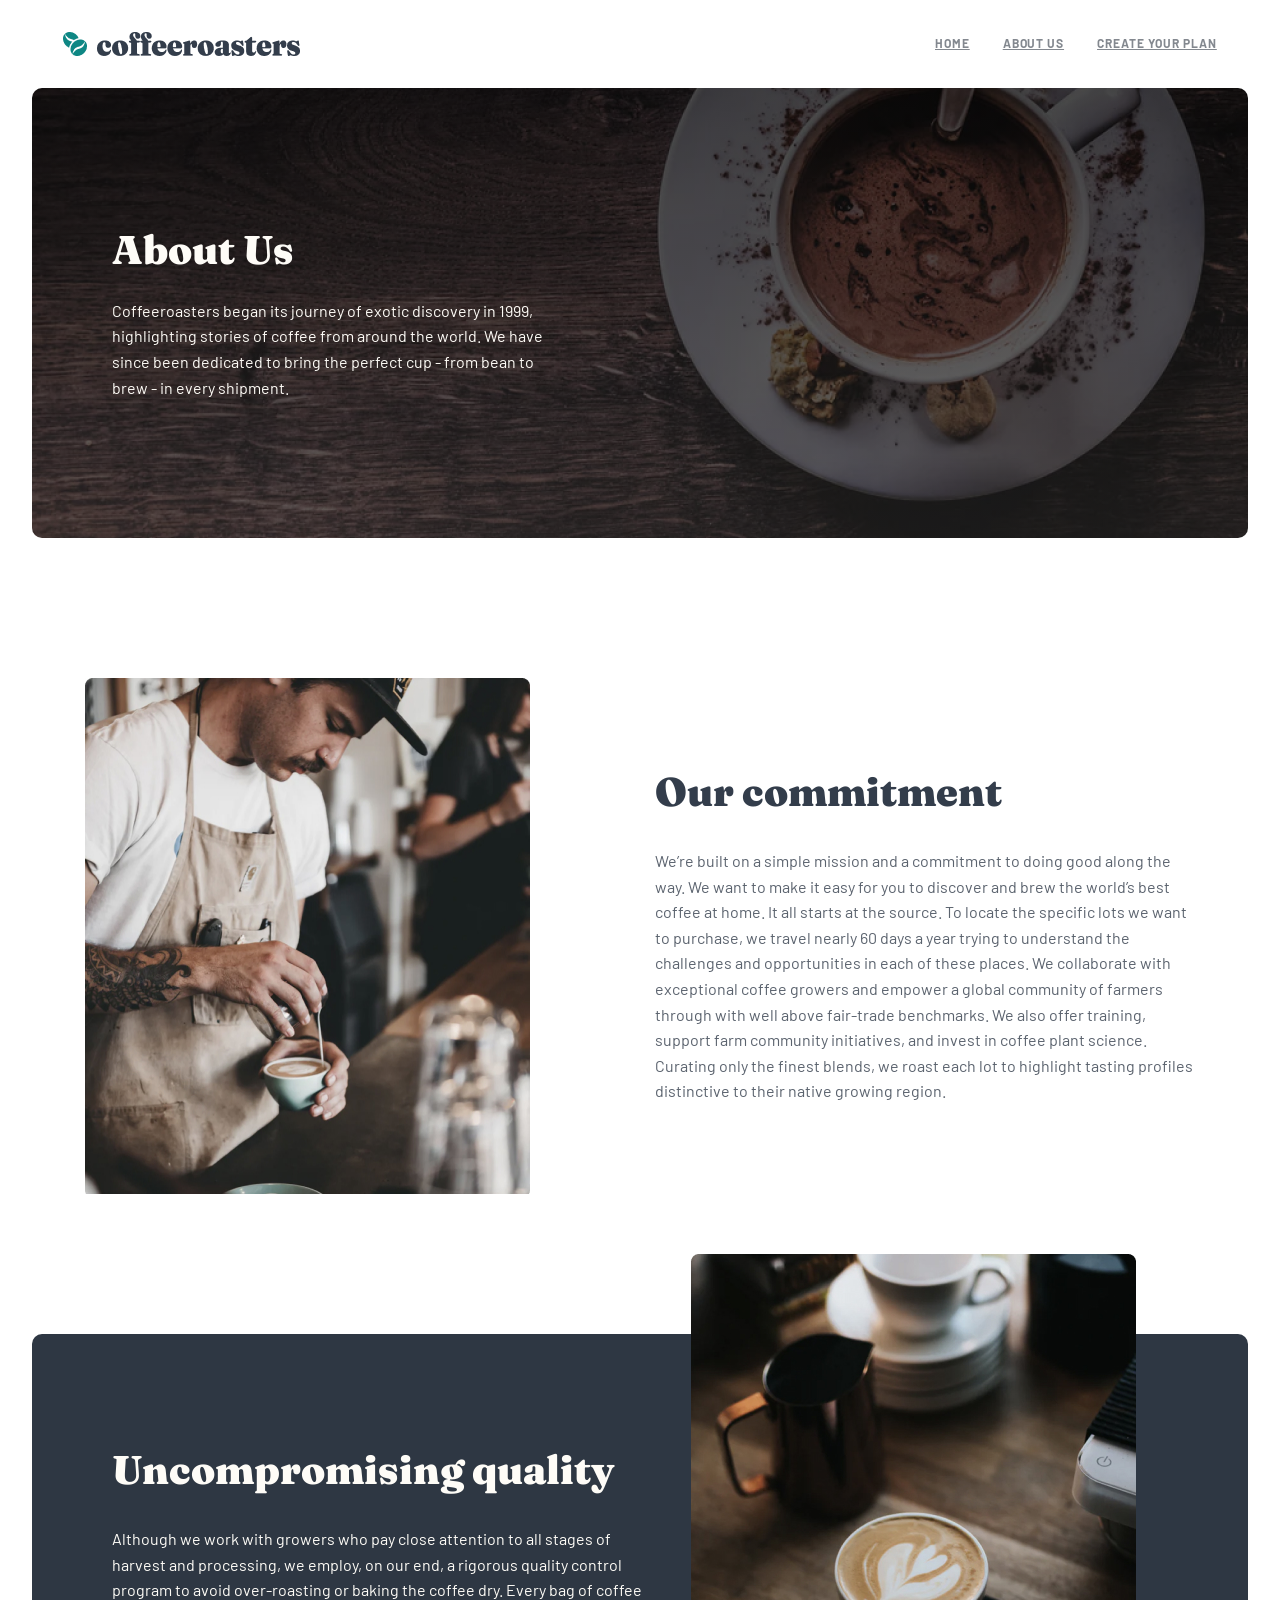
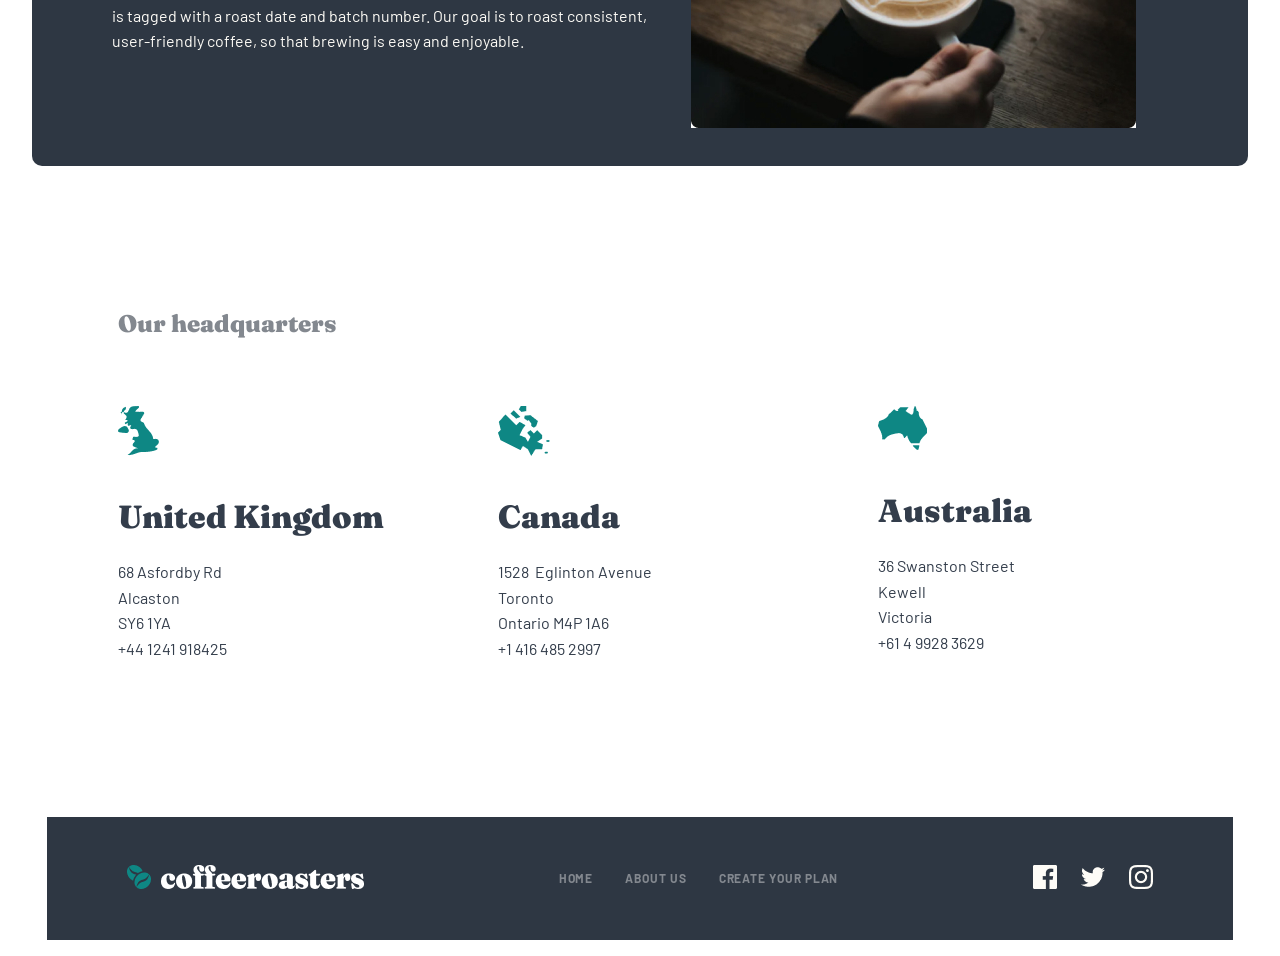
<file: about.html>
<!doctype html>
<html lang="en">
  <head>
    <meta charset="UTF-8" />
    <meta name="viewport" content="width=device-width, initial-scale=1.0" />
    <title>About us</title>
    <link rel="stylesheet" href="./about.css" />
  </head>
  <body>
    <header>
      <div class="container">
        <img src="./images/Logo.png" />
        <nav id="navMenu">
          <div class="glass-radio-group">
            <a href="./index.html">Home</a>
            <a href="./about.html">About US</a>
            <a href="./about.html">Create your plan</a>
          </div>
        </nav>
        <div id="bar">
          <!-- From Uiverse.io by Cevorob -->
          <label class="burger" for="burger">
            <input type="checkbox" id="burger" />
            <span></span>
            <span></span>
            <span></span>
          </label>
        </div>
      </div>
    </header>
    <div class="section1">
      <div class="container1">
        <div class="inner1">
          <h1>About Us</h1>
          <p>
            Coffeeroasters began its journey of exotic discovery in 1999,
            highlighting stories of coffee from around the world. We have since
            been dedicated to bring the perfect cup - from bean to brew - in
            every shipment.
          </p>
        </div>
      </div>
    </div>

    <div class="section2">
      <div class="container2">
        <div id="left"></div>
        <div id="right">
          <h1>Our commitment</h1>
          <p>
            We’re built on a simple mission and a commitment to doing good along
            the way. We want to make it easy for you to discover and brew the
            world’s best coffee at home. It all starts at the source. To locate
            the specific lots we want to purchase, we travel nearly 60 days a
            year trying to understand the challenges and opportunities in each
            of these places. We collaborate with exceptional coffee growers and
            empower a global community of farmers through with well above
            fair-trade benchmarks. We also offer training, support farm
            community initiatives, and invest in coffee plant science. Curating
            only the finest blends, we roast each lot to highlight tasting
            profiles distinctive to their native growing region.
          </p>
        </div>
      </div>
    </div>
    <div class="section3">
      <div class="container3">
        <div class="inner3">
          <h1>Uncompromising quality</h1>
          <p>
            Although we work with growers who pay close attention to all stages
            of harvest and processing, we employ, on our end, a rigorous quality
            control program to avoid over-roasting or baking the coffee dry.
            Every bag of coffee is tagged with a roast date and batch number.
            Our goal is to roast consistent, user-friendly coffee, so that
            brewing is easy and enjoyable.
          </p>
        </div>
        <div id="soraa">
          <img src="./images/Bitmap (2).jpg" />
        </div>
      </div>
    </div>
    <div class="section4">
      <div class="container4">
        <h1>Our headquarters</h1>
        <div class="inner4">
          <div class="son4">
            <img src="./images/UK Map.png" />
            <h1>United Kingdom</h1>
            <pre>
68 Asfordby Rd 
Alcaston 
SY6 1YA 
+44 1241 918425</pre
            >
          </div>
          <div class="son4">
            <img src="./images/Canada Map.png" />
            <h1>Canada</h1>
            <pre>
1528  Eglinton Avenue
Toronto
Ontario M4P 1A6
+1 416 485 2997</pre
            >
          </div>
          <div class="son4">
            <img src="./images/Australia Map.png" />
            <h1>Australia</h1>
            <pre>
36 Swanston Street
Kewell
Victoria
+61 4 9928 3629</pre
            >
          </div>
        </div>
      </div>
    </div>
    <footer>
      <div class="innerf">
        <div class="container5">
          <div class="logo5"><img src="./images/Footer Logo.png" /></div>
          <div class="nav5">
            <a>Home</a>
            <a>About Us</a>
            <a>Create your plan</a>
          </div>
          <div class="social">
            <img src="./images/Footer Social Icons.png" />
          </div>
        </div>
      </div>
    </footer>
    <script src="./script.js"></script>
  </body>
</html>
</file>
<file: about.css>
@import url("https://fonts.googleapis.com/css2?family=Barlow:ital,wght@0,100;0,200;0,300;0,400;0,500;0,600;0,700;0,800;0,900;1,100;1,200;1,300;1,400;1,500;1,600;1,700;1,800;1,900&display=swap");
@import url("https://fonts.googleapis.com/css2?family=Fraunces:ital,opsz,wght@0,9..144,100..900;1,9..144,100..900&display=swap");

* {
  margin: 0%;
  padding: 0%;
  box-sizing: border-box;
  font-family: "Barlow", sans-serif;
}
:root {
  --bg-color: white;
  --text-color: black;
}

body {
  background-color: var(--bg-color);
  color: var(--text-color);
}
/* لما الجهاز يبقى Dark */
@media (prefers-color-scheme: dark) {
  :root {
    background: white;
    --text-color: #fff;
  }
}

header {
  display: flex;
  justify-content: center;
  padding: 1rem;

  .container {
    /* background-color: red; */
    width: 1269px;
    max-width: 95%;
    padding: 1rem;
    display: flex;
    justify-content: space-between;
    align-items: center;

    img {
      width: 237px;
      @media screen and (max-width: 767px) {
        width: 160px;
      }
    }
    #navMenu {
      display: flex;
      align-items: center;
      /* gap: 40px; */

      @media screen and (max-width: 767px) {
        position: absolute;
        top: 35px;
        right: 0px;
        padding: 10px;
        border-radius: 10px;
        box-shadow: 0 5px 15px rgba(0, 0, 0, 0.2);
        margin-right: 10px;
        margin-top: 22px;
        display: none;
        flex-direction: column;
        gap: 10px;
        width: 150px;
      }
      a {
        font-weight: 700;
        font-size: 12px;
        line-height: 130%;
        letter-spacing: 0.92px;
        text-transform: uppercase;
        color: #83888f;
        @media screen and (max-width: 767px) {
          color: rgb(77, 73, 73);
        }
        &:hover {
          color: black;
        }
      }
      .glass-radio-group {
        color: #3d3d3d;
        display: flex;
        gap: 33px;
      }
    }
    #navMenu.active {
      display: flex;
      flex-direction: column;
      @media screen and (max-width: 767px) {
        .glass-radio-group {
          display: flex;
          flex-direction: column;
          background: #d1c8c02e;
          border-radius: 16px;
          backdrop-filter: blur(12px);
          overflow: hidden;
          width: 160px;
          padding: 5px;
          margin-right: 2rem;
        }

        .glass-radio-group a {
          text-decoration: none;
          color: #000000;
          /* padding: 1px; */
          text-align: center;
          font-weight: 600;
          transition: 0.3s;
        }

        .glass-radio-group a:hover {
          /* background: linear-gradient(135deg, #ffd70055, #ffcc00); */
          color: white;
        }
      }
    }

    #bar {
      display: none;
      @media screen and (max-width: 767px) {
        width: 16px;
        opacity: 1;
        display: flex;
        align-items: center;
      }
      .burger {
        position: relative;
        width: 90%;
        height: 15px;
        background: transparent;
        cursor: pointer;
        display: block;
      }

      .burger input {
        display: none;
      }

      .burger span {
        display: block;
        position: absolute;
        height: 2px;
        width: 100%;
        background: black;
        border-radius: 9px;
        opacity: 1;
        left: 0;
        transform: rotate(0deg);
        transition: 0.25s ease-in-out;
      }

      .burger span:nth-of-type(1) {
        top: 0px;
        transform-origin: left center;
      }

      .burger span:nth-of-type(2) {
        top: 50%;
        transform: translateY(-50%);
        transform-origin: left center;
      }

      .burger span:nth-of-type(3) {
        top: 100%;
        transform-origin: left center;
        transform: translateY(-100%);
      }

      .burger input:checked ~ span:nth-of-type(1) {
        transform: rotate(45deg);
        top: 0px;
        left: 5px;
      }

      .burger input:checked ~ span:nth-of-type(2) {
        width: 0%;
        opacity: 0;
      }

      .burger input:checked ~ span:nth-of-type(3) {
        transform: rotate(-45deg);
        top: 28px;
        left: 5px;
      }
    }
  }
}

.section1 {
  /* background-color: brown; */
  display: flex;
  justify-content: center;
  /* max-width: 100%; */
  margin-bottom: 140px;

  @media screen and (max-width: 767px) {
    margin-bottom: 80px;
  }

  .container1 {
    width: 1270px;
    max-width: 95%;
    /* background-color: blue; */
    background-image:
      linear-gradient(rgba(0, 0, 0, 0.5), rgba(42, 41, 41, 0.411)),
      url("./images/About\ Image.png");
    background-position: center;
    background-size: cover;
    min-height: 450px;
    display: flex;
    align-items: center;
    padding-left: 80px;
    border-radius: 10px;

    @media screen and (max-width: 767px) {
      display: flex;
      justify-content: center;
      align-items: center;
      padding-left: 20px;
      padding-right: 20px;
    }

    .inner1 {
      display: flex;
      flex-direction: column;
      gap: 24px;

      h1 {
        width: 445px;
        opacity: 1;

        font-family: Fraunces;
        font-weight: 900;
        font-size: 40px;
        line-height: 120%;
        letter-spacing: 0px;
        color: var(--colors-neutral-50, rgba(254, 252, 247, 1));

        @media screen and (max-width: 767px) {
          width: 303px;
          opacity: 1;
          font-family: Fraunces;
          font-weight: 900;
          font-size: 28px;
          leading-trim: NONE;
          line-height: 120%;
          letter-spacing: 0px;
          text-align: center;
        }
      }
      p {
        font-weight: 400;
        font-size: 16px;
        line-height: 160%;
        letter-spacing: 0px;
        width: 445px;
        opacity: 1;
        color: var(--colors-neutral-50, rgba(254, 252, 247, 1));

        @media screen and (max-width: 767px) {
          width: 303px;
          opacity: 1;
          font-weight: 400;
          font-size: 16px;
          leading-trim: NONE;
          line-height: 160%;
          letter-spacing: 0px;
          text-align: center;
        }
      }
    }
  }
}

.section2 {
  width: 100%;
  /* background-color: rgb(236, 2, 2); */
  display: flex;
  justify-content: center;
  margin-bottom: 140px;

  @media screen and (max-width: 767px) {
    /* width: 100%; */
    display: flex;
    flex-direction: column;
    justify-content: center;
    align-items: center;
    margin-bottom: 80px;
  }

  .container2 {
    width: 1110px;
    max-width: 95%;
    /* background-color: rgb(30, 134, 225); */
    display: flex;
    @media screen and (max-width: 767px) {
      display: flex;
      flex-direction: column;
      gap: 48px;
    }

    #left {
      width: 445px;
      background-image: url("./images/Bitmap.jpg");
      background-size: cover;

      @media screen and (max-width: 767px) {
        width: 100%;
        height: 400px;
        opacity: 1;
        background-image: url("./images/Bitmap.jpg");
        background-size: cover;
      }
    }
    #right {
      display: flex;
      flex-direction: column;
      padding: 90px 0px 90px 125px;
      gap: 32px;

      @media screen and (max-width: 767px) {
        /* width: 100%; */
        display: flex;
        flex-direction: column;
        justify-content: center;
        align-items: center;
        padding: 0%;
      }

      h1 {
        width: 540px;
        font-family: Fraunces;
        font-weight: 900;
        font-size: 40px;
        line-height: 120%;
        letter-spacing: 0px;
        color: var(--colors-neutral-900, rgba(51, 61, 75, 1));

        @media screen and (max-width: 767px) {
          font-family: Fraunces;
          font-weight: 900;
          font-size: 28px;
          line-height: 120%;
          letter-spacing: 0px;
          text-align: center;
          width: 343px;
        }
      }
      p {
        width: 540px;
        opacity: 0.8;
        font-weight: 400;
        font-size: 16px;
        line-height: 160%;
        letter-spacing: 0px;
        color: var(--colors-neutral-900, rgba(51, 61, 75, 1));

        @media screen and (max-width: 767px) {
          width: 343px;
          opacity: 0.8;
          font-weight: 400;
          font-size: 16px;
          line-height: 160%;
          letter-spacing: 0px;
          text-align: center;
        }
      }
    }
  }
}
.section3 {
  width: 100%;
  /* height: 50vh; */
  /* background-color: red; */
  margin-bottom: 140px;
  display: flex;
  justify-content: center;
  @media screen and (max-width: 767px) {
    max-width: 100%;
    margin-top: 80px;
    margin-bottom: 50px;
  }

  .container3 {
    width: 1280px;
    max-width: 95%;
    background-color: aqua;
    display: flex;
    align-items: center;
    padding-top: 112px;
    padding-bottom: 112px;
    padding-left: 80px;
    background-color: #2e3743;
    border-radius: 10px;
    position: relative;

    @media screen and (max-width: 767px) {
      display: flex;
      flex-direction: column;
      justify-content: center;
      align-items: center;
      padding: 0%;
      gap: 38px;
      padding-top: 50px;
      padding-bottom: 50px;
      position: relative;
    }

    .inner3 {
      width: 540px;
      max-width: 95%;
      display: flex;
      flex-direction: column;
      gap: 32px;

      @media screen and (max-width: 767px) {
        /* width: 100%; */
        display: flex;
        flex-direction: column;
        justify-content: center;
        align-items: center;
        padding: 0%;
      }

      h1 {
        font-family: Fraunces;
        font-weight: 900;
        font-size: 40px;
        line-height: 120%;
        letter-spacing: 0px;
        width: 540px;
        color: var(--colors-neutral-50, rgba(254, 252, 247, 1));

        @media screen and (max-width: 767px) {
          width: 303px;
          font-family: Fraunces;
          font-weight: 900;
          font-size: 32px;
          leading-trim: NONE;
          line-height: 140%;
          letter-spacing: 0px;
          text-align: center;
        }
      }
      p {
        font-weight: 400;
        font-size: 16px;
        line-height: 160%;
        letter-spacing: 0px;
        width: 540px;
        color: var(--colors-neutral-50, rgba(254, 252, 247, 1));

        @media screen and (max-width: 767px) {
          font-weight: 400;
          font-size: 16px;
          leading-trim: NONE;
          line-height: 160%;
          letter-spacing: 0px;
          text-align: center;
          width: 303px;
          opacity: 0.8;
        }
      }
    }
    #soraa {
      width: 445px;
      height: 100%;
      opacity: 1;
      background-color: blue;
      position: absolute;
      top: -5rem;
      right: 7rem;

      @media screen and (max-width: 767px) {
        display: none;
      }
    }
  }
}
.section4 {
  width: 100%;
  /* height: 60vh; */
  /* background-color: #2e3743; */
  display: flex;
  justify-content: center;
  margin-bottom: 140px;
  @media screen and (max-width: 767px) {
    margin-bottom: 80px;
  }

  .container4 {
    width: 1045px;
    max-width: 95%;
    display: flex;
    flex-direction: column;
    gap: 64px;

    @media screen and (max-width: 767px) {
      display: flex;
      flex-direction: column;
      justify-content: center;
      align-items: center;
    }

    h1 {
      font-family: Fraunces;
      font-weight: 900;
      font-size: 24px;
      line-height: 150%;
      letter-spacing: 0px;
      color: var(--colors-neutral-500, rgba(131, 136, 143, 1));
    }
    .inner4 {
      width: 100%;
      /* background-color: yellow; */
      display: flex;
      justify-content: space-between;
      gap: 95px;

      @media screen and (max-width: 767px) {
        display: flex;
        flex-direction: column;
        justify-content: center;
        align-items: center;
      }

      .son4 {
        /* background-color: blue; */
        width: 285px;
        @media screen and (max-width: 767px) {
          display: flex;
          flex-direction: column;
          justify-content: center;
          align-items: center;
        }
        h1 {
          font-family: Fraunces;
          font-weight: 900;
          font-size: 32px;
          line-height: 113%;
          letter-spacing: 0px;
          color: var(--colors-neutral-900, rgba(51, 61, 75, 1));
          padding-top: 40px;
          padding-bottom: 24px;
        }
        pre {
          font-weight: 400;
          font-size: 16px;
          line-height: 160%;
          letter-spacing: 0px;
          color: var(--colors-neutral-900, rgba(51, 61, 75, 1));
        }
      }
    }
  }
}
footer {
  /* width: 100%; */
  padding: 1rem;
  display: flex;
  justify-content: center;
  .innerf {
    width: 95%;
    /* height: 50vh; */
    background-color: #2e3743;
    padding: 48px 80px;
    @media screen and (max-width: 767px) {
      display: flex;
      flex-direction: column;
      align-items: center;
      text-align: center;
      padding: 0px;
    }
    .container5 {
      display: flex;
      justify-content: space-between;
      align-items: center;
      @media screen and (max-width: 767px) {
        display: flex;
        flex-direction: column;
        align-items: center;
        gap: 30px;
        text-align: center;
        width: 100%;
        padding-top: 40px;
        padding-bottom: 40px;
      }
      .logo5 {
        img {
          @media screen and (max-width: 767px) {
            width: 160px;
          }
        }
      }

      .nav5 {
        display: flex;
        gap: 32px;
        @media screen and (max-width: 767px) {
          display: flex;
          align-items: center;
          text-align: center;
          flex-direction: row;
          flex-wrap: wrap;
        }
        a {
          font-weight: 700;
          font-size: 12px;
          line-height: 130%;
          letter-spacing: 0.92px;
          text-transform: uppercase;
          color: var(--colors-neutral-500, rgba(131, 136, 143, 1));
          &:hover {
            color: aliceblue;
          }

          @media screen and (max-width: 767px) {
            font-weight: 700;
            font-size: 12px;
            leading-trim: NONE;
            line-height: 130%;
            letter-spacing: 0.92px;
            text-transform: uppercase;
            text-align: center;
          }
        }
      }
    }
  }
}
</file>
